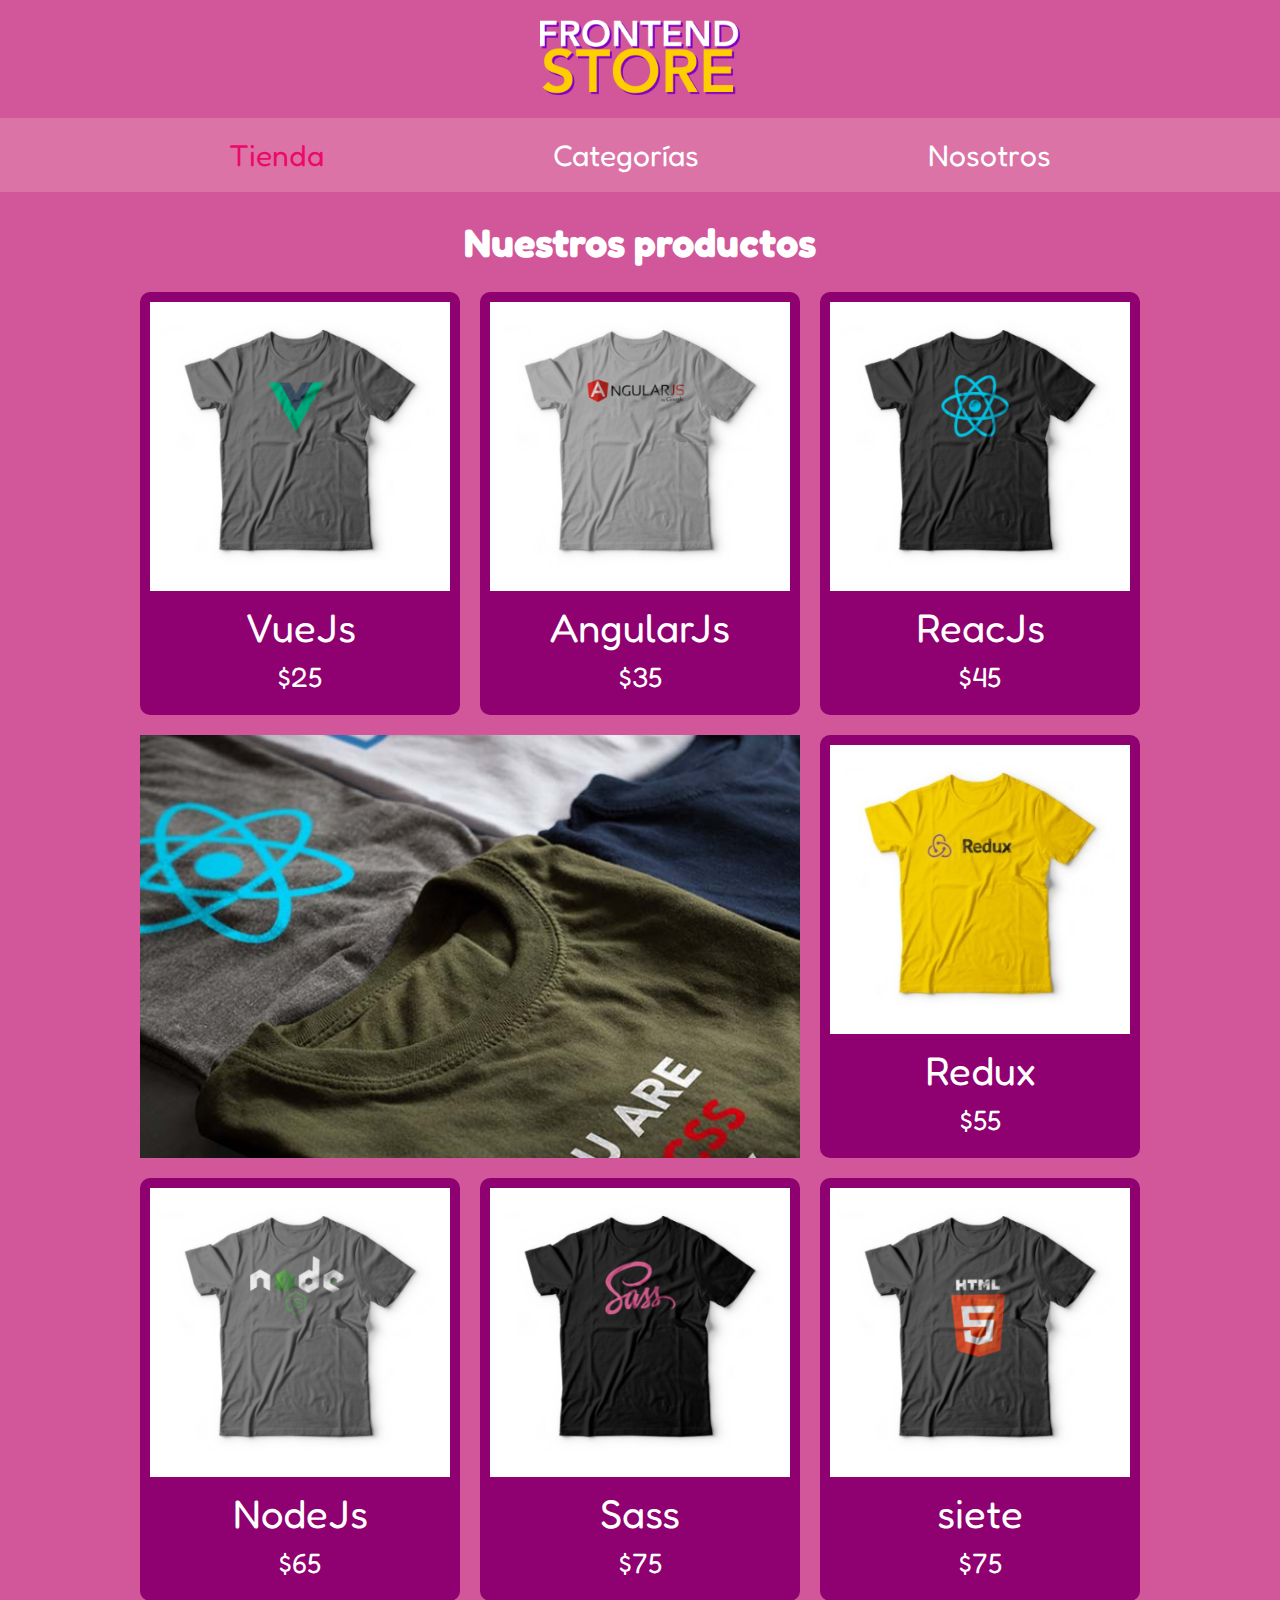
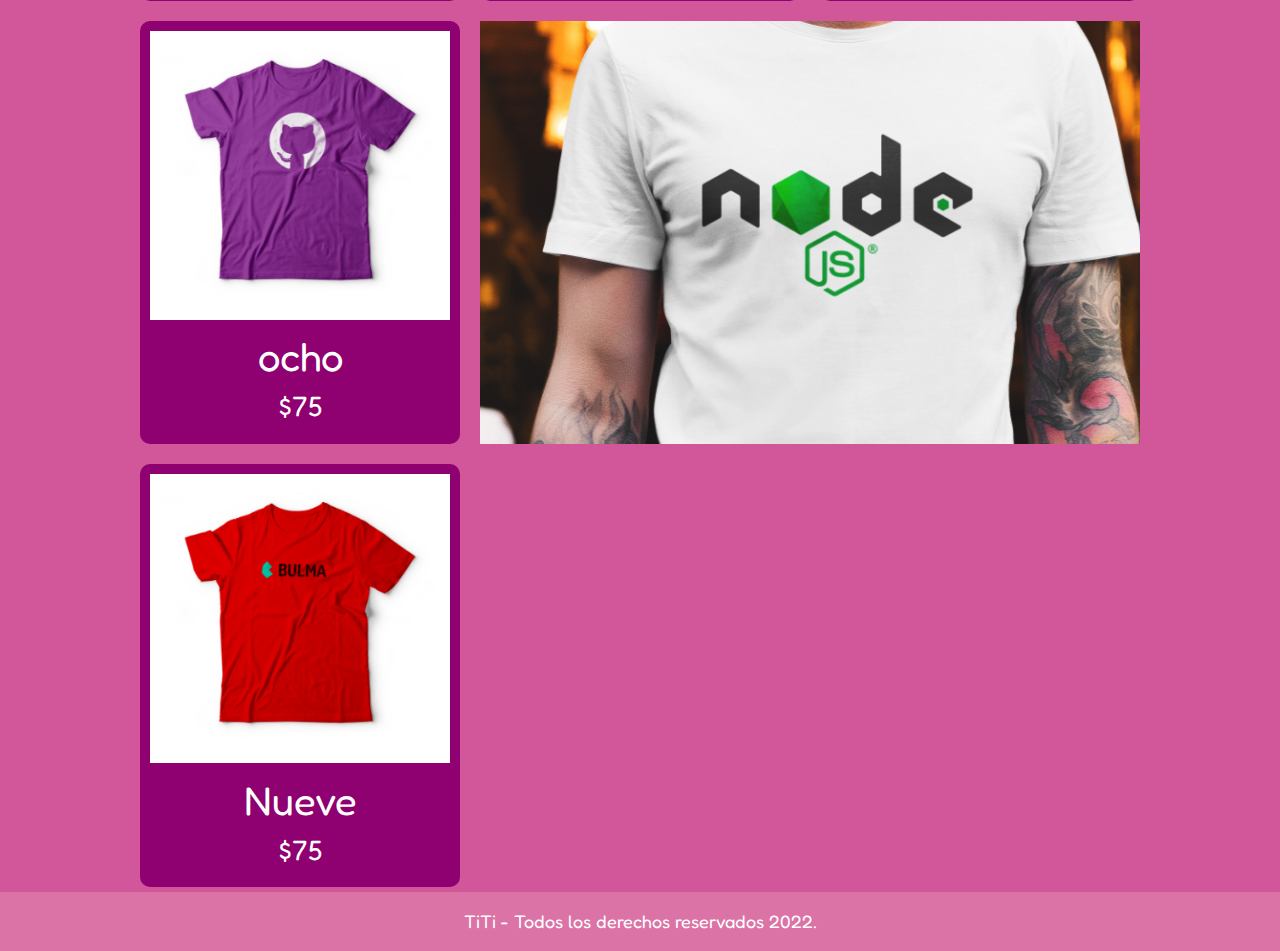
<file: index.html>
<!DOCTYPE html>
<html lang="en">
<head>
    <meta charset="UTF-8">
    <meta http-equiv="X-UA-Compatible" content="IE=edge">
    <meta name="viewport" content="width=device-width, initial-scale=1.0">
    <title>Delivery tienda</title>
    <link rel="preconnect" href="https://fonts.googleapis.com">
    <link rel="preconnect" href="https://fonts.gstatic.com" crossorigin>
    <link href="https://fonts.googleapis.com/css2?family=Anek+Devanagari:wght@600&family=Fredoka+One&display=swap" 
    rel="stylesheet">
    <link rel="stylesheet" href="normalize.css">
    <link rel="stylesheet" href="styles.css">
</head>
<body>

  <header class="header" >

    <a href="index.html">

      <img class="header__logo"  src="img/logo.png" alt="Logotipo" class="header__logo">
    </a>

  </header>
  <nav class="navegacion">
    <a class="navegacion__enlace navegacion__enlace--activo" href="index.html">Tienda</a> 
    <a class="navegacion__enlace" href="categorias.html">Categorías</a>
    <a class="navegacion__enlace" href="nosotros.html">Nosotros</a>
  </nav>

  <main class="contenedor">
    <h1>Nuestros productos</h1>

    <div class="grid">
      <div class="producto">
        <a href="producto.html">
          <img src="img/1.jpg" alt="imagen camisa" class="producto__imagen">
          <div class="producto__informacion">
            <p class="producto__nombre">VueJs</p>
            <p class="producto__precio">$25</p>
          </div>   
        </a>
      </div><!-- producto-->
      <div class="producto">
        <a href="producto.html">
          <img src="img/2.jpg" alt="imagen camisa" class="producto__imagen">
          <div class="producto__informacion">
            <p class="producto__nombre">AngularJs</p>
            <p class="producto__precio">$35</p>
          </div>   
        </a>
      </div><!-- producto-->
      <div class="producto">
        <a href="producto.html">
          <img src="img/3.jpg" alt="imagen camisa" class="producto__imagen">
          <div class="producto__informacion">
            <p class="producto__nombre">ReacJs</p>
            <p class="producto__precio">$45</p>
          </div>   
        </a>
      </div><!-- producto-->
      <div class="producto">
        <a href="producto.html">
          <img src="img/4.jpg" alt="imagen camisa" class="producto__imagen">
          <div class="producto__informacion">
            <p class="producto__nombre">Redux</p>
            <p class="producto__precio">$55</p>
          </div>   
        </a>
      </div><!-- producto-->
      <div class="producto">
        <a href="producto.html">
          <img src="img/5.jpg" alt="imagen camisa" class="producto__imagen">
          <div class="producto__informacion">
            <p class="producto__nombre">NodeJs</p>
            <p class="producto__precio">$65</p>
          </div>   
        </a>
      </div><!-- producto-->
      <div class="producto">
        <a href="producto.html">
          <img src="img/6.jpg" alt="imagen camisa" class="producto__imagen">
          <div class="producto__informacion">
            <p class="producto__nombre">Sass</p>
            <p class="producto__precio">$75</p>
          </div>   
        </a>
      </div><!-- producto-->
      <div class="producto">
        <a href="producto.html">
          <img src="img/7.jpg" alt="imagen camisa" class="producto__imagen">
          <div class="producto__informacion">
            <p class="producto__nombre">siete</p>
            <p class="producto__precio">$75</p>
          </div>   
        </a>
      </div><!-- producto-->
      <div class="producto">
        <a href="producto.html">
          <img src="img/8.jpg" alt="imagen camisa" class="producto__imagen">
          <div class="producto__informacion">
            <p class="producto__nombre">ocho</p>
            <p class="producto__precio">$75</p>
          </div>   
        </a>
      </div><!-- producto-->
      <div class="producto">
        <a href="producto.html">
          <img src="img/9.jpg" alt="imagen camisa" class="producto__imagen">
          <div class="producto__informacion">
            <p class="producto__nombre">Nueve</p>
            <p class="producto__precio">$75</p>
          </div>   
        </a>
      </div><!-- producto-->

      <div class="grafico grafico--camisas">

  
      </div>
      <div class="grafico grafico--node">
        
      </div>
    </div>
  </main>


<footer class="footer">
  <p class="footer__texto">TiTi - Todos los derechos reservados 2022.</p>

</footer>
</body>
</html>
</file>
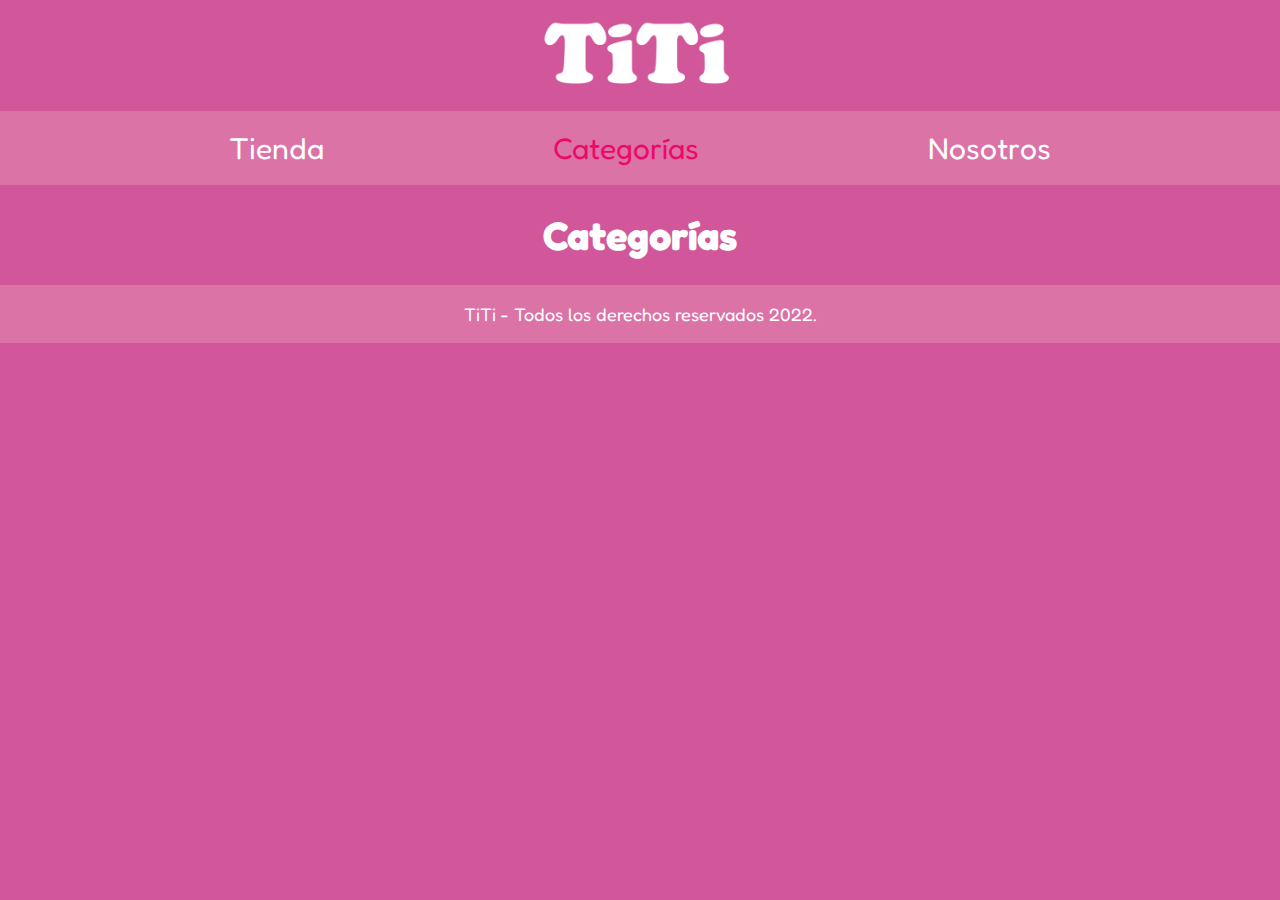
<file: categorias.html>
<!DOCTYPE html>
<html lang="en">
<head>
    <meta charset="UTF-8">
    <meta http-equiv="X-UA-Compatible" content="IE=edge">
    <meta name="viewport" content="width=device-width, initial-scale=1.0">
    <title>Delivery tienda</title>
    <link rel="preconnect" href="https://fonts.googleapis.com">
    <link rel="preconnect" href="https://fonts.gstatic.com" crossorigin>
    <link href="https://fonts.googleapis.com/css2?family=Anek+Devanagari:wght@600&family=Fredoka+One&display=swap" 
    rel="stylesheet">
    <link rel="stylesheet" href="normalize.css">
    <link rel="stylesheet" href="styles.css">
</head>
<body>

  <header class="header" >

    <a href="index.html">

      <img class="header__logo"  src="img/titi2.png" alt="Logotipo" class="header__logo">
    </a>

  </header>
  <nav class="navegacion">
    <a class="navegacion__enlace " href="index.html">Tienda</a> 
    <a class="navegacion__enlace navegacion__enlace--activo" href="categorias.html">Categorías</a>
    <a class="navegacion__enlace" href="nosotros.html">Nosotros</a>
  </nav>

  <main class="contenedor">
    <h1>Categorías </h1>
  
        </main>
    


<footer class="footer">
  <p class="footer__texto">TiTi - Todos los derechos reservados 2022.</p>

</footer>
</body>
</html>
</file>
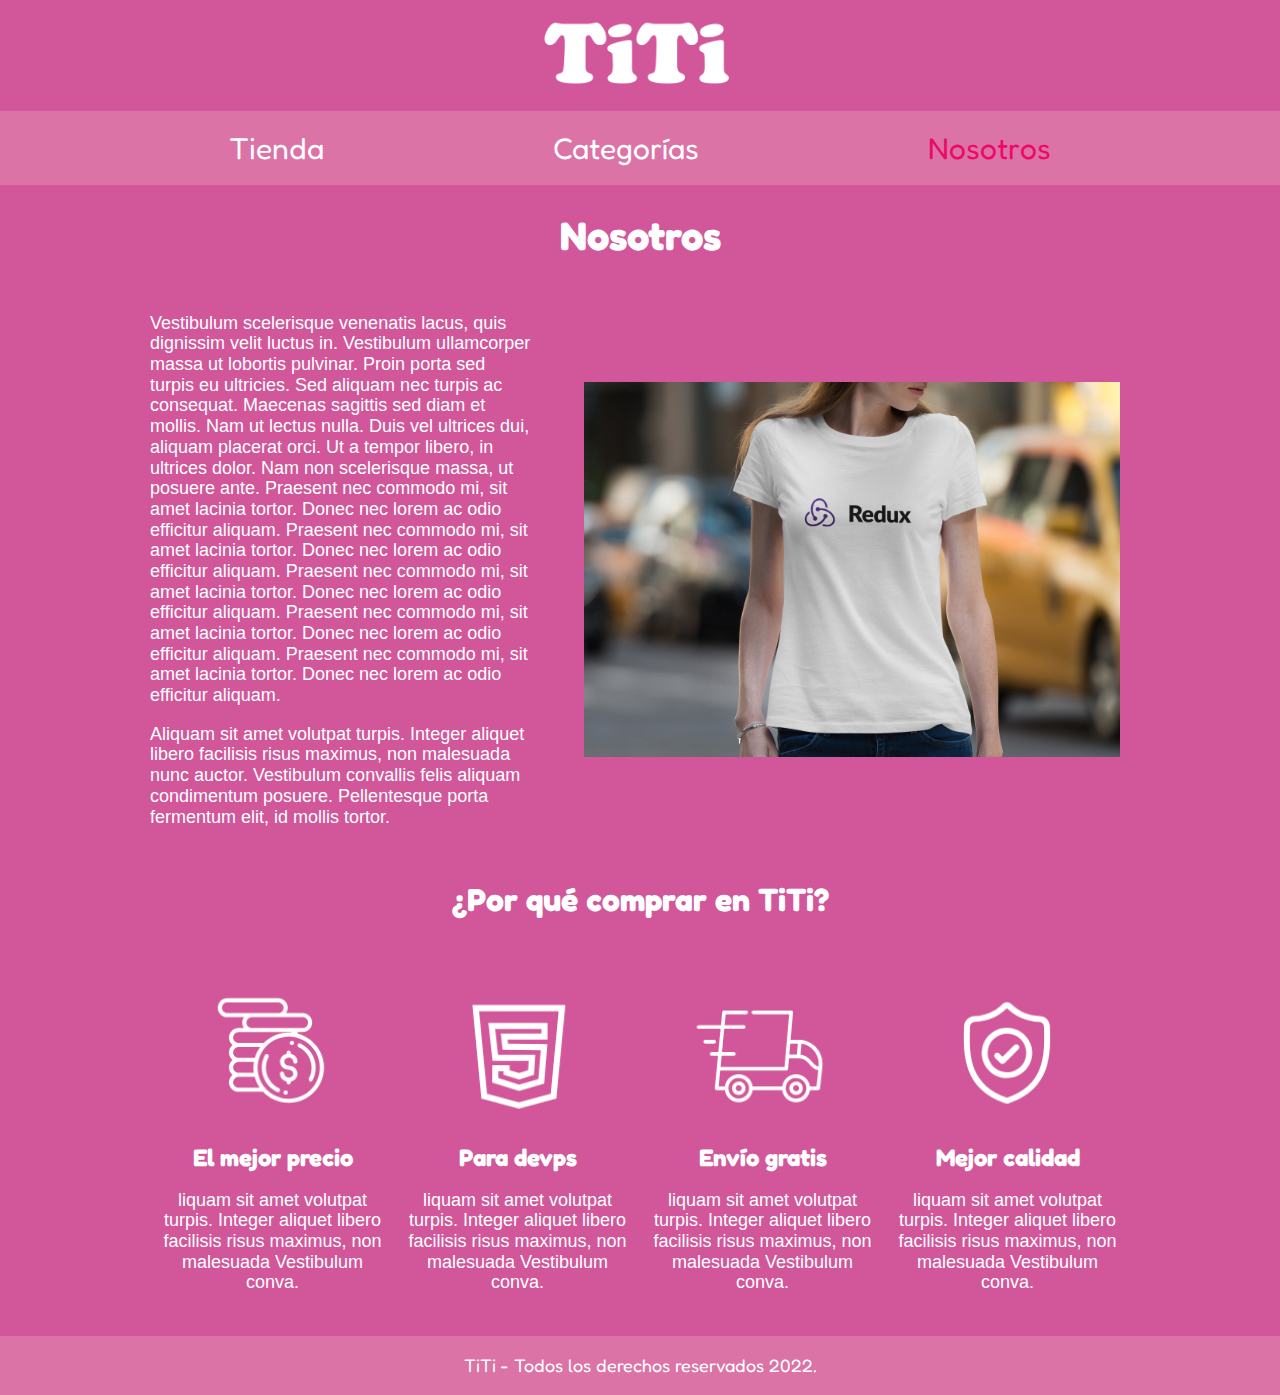
<file: nosotros.html>
<!DOCTYPE html>
<html lang="en">
<head>
    <meta charset="UTF-8">
    <meta http-equiv="X-UA-Compatible" content="IE=edge">
    <meta name="viewport" content="width=device-width, initial-scale=1.0">
    <title>Delivery tienda</title>
    <link rel="preconnect" href="https://fonts.googleapis.com">
    <link rel="preconnect" href="https://fonts.gstatic.com" crossorigin>
    <link href="https://fonts.googleapis.com/css2?family=Anek+Devanagari:wght@600&family=Fredoka+One&display=swap" 
    rel="stylesheet">
    <link rel="stylesheet" href="normalize.css">
    <link rel="stylesheet" href="styles.css">
</head>
<body>

  <header class="header" >

    <a href="index.html">

      <img class="header__logo"  src="img/titi2.png" alt="Logotipo" class="header__logo">
    </a>

  </header>
  <nav class="navegacion">
    <a class="navegacion__enlace " href="index.html">Tienda</a> 
    <a class="navegacion__enlace" href="categorias.html">Categorías</a>
    <a class="navegacion__enlace navegacion__enlace--activo" href="nosotros.html">Nosotros</a>
  </nav>

  <main class="contenedor">
    <h1>Nosotros </h1>
     <div class="nosotros">
        <div class="nosotros__contenido">
            <p>    Vestibulum scelerisque venenatis lacus, quis dignissim velit luctus in. Vestibulum ullamcorper massa ut lobortis pulvinar. Proin porta sed turpis eu ultricies. Sed aliquam nec turpis ac consequat.
                Maecenas sagittis sed diam et mollis. Nam ut lectus nulla. Duis vel ultrices dui, aliquam placerat orci. Ut a tempor libero, in ultrices dolor. Nam non scelerisque massa, ut posuere ante.
                Praesent nec commodo mi, sit amet lacinia tortor. Donec nec lorem ac odio efficitur aliquam.
                Praesent nec commodo mi, sit amet lacinia tortor. Donec nec lorem ac odio efficitur aliquam.
                Praesent nec commodo mi, sit amet lacinia tortor. Donec nec lorem ac odio efficitur aliquam.
                Praesent nec commodo mi, sit amet lacinia tortor. Donec nec lorem ac odio efficitur aliquam.
                Praesent nec commodo mi, sit amet lacinia tortor. Donec nec lorem ac odio efficitur aliquam.
               
               </p>
            <p>
                Aliquam sit amet volutpat turpis. Integer aliquet libero facilisis risus maximus, non malesuada nunc auctor. 
                Vestibulum convallis felis aliquam condimentum posuere.
                 Pellentesque porta fermentum elit, id mollis tortor.   </p>
           

        </div>
        <img class="nosotros__img" src="img/nosotros.jpg" alt="imagen nosotros">

        </img>

     </div>

 
    </main>

    <section class="contenedor comprar">
      <h2 class="comprar__titulo">¿Por qué comprar en TiTi?</h2>
        <div class="bloques">
            <div class="bloque">
              <img class="bloque__img" src="img/icono_1.png" alt="icono">
              <h3 class="bloque__titulo"> El mejor precio</h3>
              <p>liquam sit amet volutpat turpis. Integer 
                aliquet libero facilisis risus maximus, non malesuada 
                Vestibulum conva.</p>

          </div> <!-- icono -->
          <div class="bloque">
              <img class="bloque__img" src="img/icono_2.png" alt="icono">
              <h3 class="bloque__titulo"> Para devps</h3>
              <p>liquam sit amet volutpat turpis. Integer 
                aliquet libero facilisis risus maximus, non malesuada 
                Vestibulum conva.</p>

          </div> <!-- icono -->
          <div class="bloque">
              <img class="bloque__img" src="img/icono_3.png" alt="icono">
              <h3 class="bloque__titulo"> Envío gratis</h3>
              <p>liquam sit amet volutpat turpis. Integer 
                aliquet libero facilisis risus maximus, non malesuada 
                Vestibulum conva.</p>

          </div> <!-- icono -->
          <div class="bloque">
            <img class="bloque__img" src="img/icono_4.png" alt="icono">
            <h3 class="bloque__titulo"> Mejor calidad</h3>
            <p>liquam sit amet volutpat turpis. Integer 
              aliquet libero facilisis risus maximus, non malesuada 
              Vestibulum conva.</p>

        </div> <!-- icono -->
        </div>
    </section>


<footer class="footer">
  <p class="footer__texto">TiTi - Todos los derechos reservados 2022.</p>

</footer>
</body>
</html>
</file>
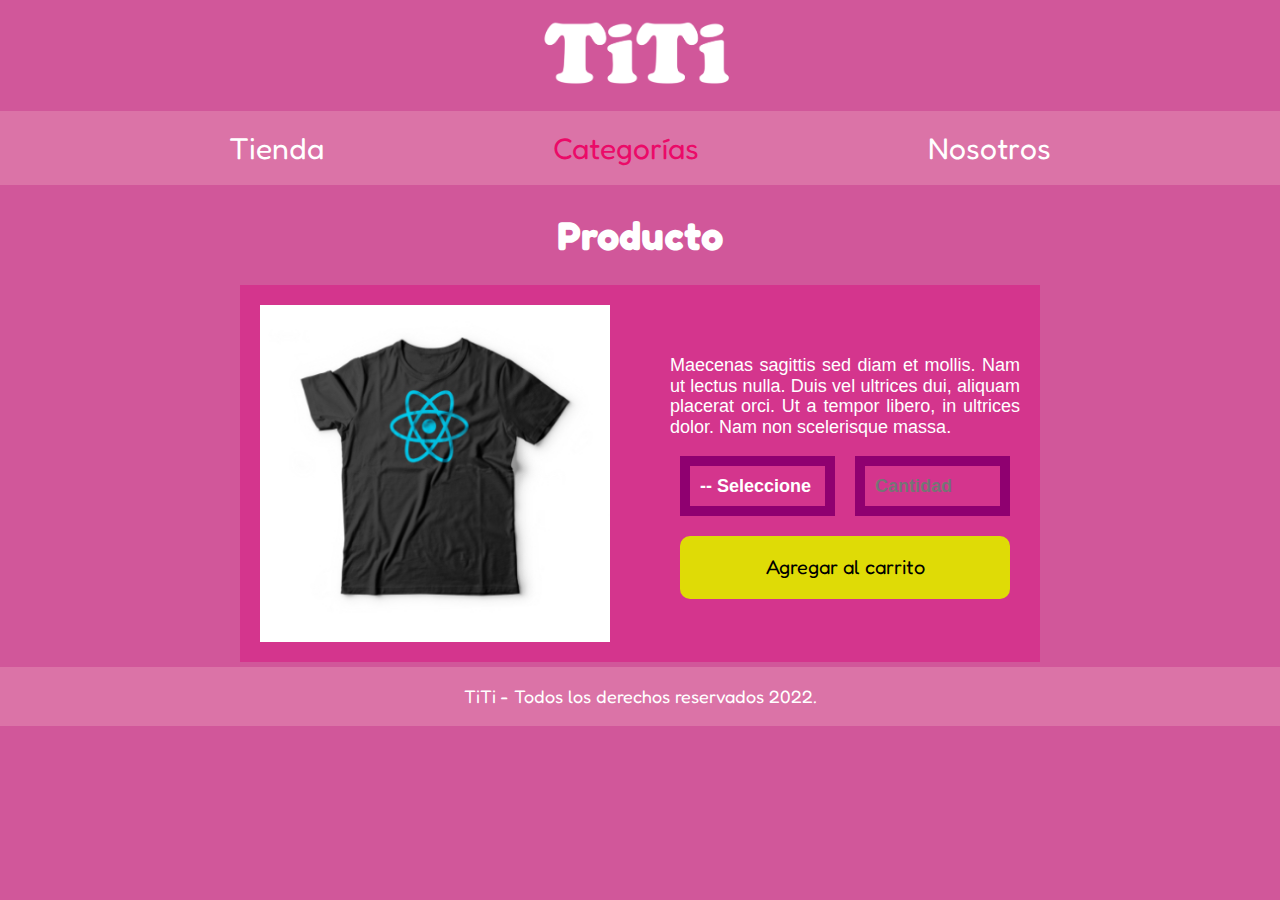
<file: producto.html>
<!DOCTYPE html>
<html lang="en">
<head>
    <meta charset="UTF-8">
    <meta http-equiv="X-UA-Compatible" content="IE=edge">
    <meta name="viewport" content="width=device-width, initial-scale=1.0">
    <title>Delivery tienda</title>
    <link rel="preconnect" href="https://fonts.googleapis.com">
    <link rel="preconnect" href="https://fonts.gstatic.com" crossorigin>
    <link href="https://fonts.googleapis.com/css2?family=Anek+Devanagari:wght@600&family=Fredoka+One&display=swap" 
    rel="stylesheet">
    <link rel="stylesheet" href="normalize.css">
    <link rel="stylesheet" href="styles.css">
</head>
<body>

  <header class="header" >

    <a href="index.html">

      <img class="header__logo"  src="img/titi2.png" alt="Logotipo" class="header__logo">
    </a>

  </header>
  <nav class="navegacion">
    <a class="navegacion__enlace " href="index.html">Tienda</a> 
    <a class="navegacion__enlace navegacion__enlace--activo" href="categorias.html">Categorías</a>
    <a class="navegacion__enlace" href="nosotros.html">Nosotros</a>
  </nav>

  <main class="contenedordos">
        <h1> Producto </h1>
    <div class="camisa">
        <img class="camisa__imagen" src="img/3.jpg" alt="camisa">
        <div class="camisa__contenido">
            <p>Maecenas sagittis sed diam et mollis. Nam ut lectus 
                nulla. Duis vel ultrices dui, aliquam placerat orci. Ut
                a tempor libero, in ultrices dolor. Nam non scelerisque
                massa.
                </p>
                <form class="formulario">
                    <select class="formulario__campo">
                        <option disabled selected> -- Seleccione talla --</option>
                        <option >Chica</option>
                        <option >Mediana</option>
                        <option >Grande</option>
        
                    </select>
        
                    <input class="formulario__campo" type="number" placeholder="Cantidad" min="1">
                    <input class="formulario__sumit"type="submit" value="Agregar al carrito">
                </form>
        </div>

       
    </div>
  </main>

    


<footer class="footer">
  <p class="footer__texto">TiTi - Todos los derechos reservados 2022.</p>

</footer>
</body>
</html>
</file>
<file: styles.css>
:root{

--coloruno:#d1579a;
--colorcinco:#d4358d;
--colordos:#8f0070;
--colortres:#db73a7;
--colorcuatro:#eb0a68;
--fuentetitulos: 'Fredoka One', cursive;

}
html {
    box-sizing: border-box;
    font-size: 62.5%;
  }
  *, *:before, *:after {
    box-sizing: inherit;
  }

  /*Globales*/
body {
    background-color: var(--coloruno);
  }

p{
  font-size: 1.8rem;
  font-family: Arial, Helvetica, sans-serif;
  color: white;
  
}

img{
  width: 100%;
}

a {
    text-decoration: none;
  }

  .contenedor{
    max-width: 100rem;
    margin: 0 auto;
  }
  .contenedordos{
    max-width: 80rem;
    margin: 0 auto;
  }
  h1,h2,h3{
    text-align: center;
    color: white;
    font-family: var(--fuentetitulos);
  }

  h1{
    font-size:4rem;
  }
  h2{
    font-size:3.2rem;
  }
  h3{
    font-size:2.4rem;
  }
  
  .header{
    display:flex;
    justify-content: center;

  }
  .header__logo{
   margin: 2rem 0;
width: 20rem;
  }
  /* Footer */

  .footer{
    background-color: var(--colortres);
    padding: 0.1rem 0;
    margin-top: 0.5rem;
  }
  .footer__texto{
    font-family: var(--fuentetitulos);
    text-align: center;
   
 
  }

  .navegacion{
    background-color: var(--colortres);
    padding: 2rem;
    display: flex;
    flex-direction: column;
   
    
    gap: 2rem;
    align-items: center;
    justify-content: center;
  }

  @media (min-width : 480px ){
    .navegacion{ 
      flex-direction: row;
      justify-content: space-evenly;
      
    }
  
      
  }

  .navegacion__enlace{
    font-family: var(--fuentetitulos);
    color: white;
    font-size: 3rem;

  }

 .navegacion__enlace--activo, .navegacion__enlace:hover{
  color: var(--colorcuatro) ;
 }

.grid{
  display: grid;
  grid-template-columns: repeat(2,1fr);
  grid-template-rows: auto;
  gap: 2rem; 
  
}
@media (min-width : 768px){
    .grid{
      grid-template-columns: repeat(3,1fr);
    }
}

.producto{
  border-radius: 1rem;
background-color: var(--colordos);
padding: 1rem;

}



.producto__nombre{
font-size: 4rem;
}
.producto__precio{
  font-size: 2.8rem;

}
.producto__precio, .producto__nombre{
  font-family: var(--fuentetitulos);
  margin: 1rem 0;
  text-align: center;
  line-height: 1.2;
}

/* graficos*/

.grafico{
 min-height: 30rem;
 background-repeat: no-repeat;
 background-size: cover;
 grid-column: 1 / 3;

}
.grafico--camisas{
  grid-row: 2 / 4;
  background-image: url(../img/grafico1.jpg);
}

.grafico--node{
  background-image: url(../img/grafico2.jpg);
  grid-row: 7/ 8;
}
@media (min-width : 768px){
  .grafico--node{
    grid-row: 4 / 5;
    grid-column: 2/ 4;
  }
  .grafico--camisas{
    grid-row: 2 / 3;
    grid-column: 1 / 3;
  }
   
}

.nosotros{
  display: grid;
  grid-template-rows: repeat(1,1fr);

 
}
@media (min-width : 768px){
  .nosotros{
    display: grid;
    grid-template-columns: repeat(1,1fr);
    column-gap: 2rem;
    }
}

    

.nosotros__contenido{

padding: 1rem;
margin: 1 auto;
}
.nosotros__img{
   grid-row: 1/2;
   padding: 2rem;
 
   margin: auto auto;
}
@media (min-width : 1000px){
    .nosotros__img{

      grid-column: 2 / 3;
    }
}



/*bloques*/

.bloques{
  display: grid;
  grid-template-columns: repeat(2,1fr);
  gap: 2rem;
  padding: 2rem;

}

@media (min-width : 768px){
  .bloques{
    grid-template-columns: repeat(4,1fr);
   
  }
}

.bloque {
  text-align: center;
}

.bloque__titulo{
  margin: 0 ;
}

.camisa{
  display: grid;
  background-color: var(--colorcinco);
}
@media (min-width : 768px){
  .camisa{
    
    grid-template-columns: repeat(2,1fr);
    column-gap: 2rem;
  }
    
}

.camisa__contenido{
  padding: 2rem;
 text-align: justify;
  margin: auto;
}

.camisa__imagen{
  padding: 2rem;
 
  margin: auto;
}

.formulario{
  display: grid;
  grid-template-columns: repeat(2,1fr);
  gap: 2rem;
margin: 1rem;

}
.formulario__campo{

font-family: Arial, Helvetica, sans-serif;
font-size: 1.8rem;
font-weight: bold;
border: 1rem solid var(--colordos);
background-color: transparent;
color: white;
padding: 1rem;
width: 100%;

appearance: none;
}

.formulario__sumit{
background-color: rgb(223, 219, 6);
  font-family: var(--fuentetitulos);
  font-size: 2rem;
  border: none;
  padding: 2rem;
border-radius: 1rem;
  transition: background-color .3s ease  ;
  grid-column: 1 / 3;
}
.formulario__sumit:hover{
  background-color: rgb(95, 94, 6);
  cursor: pointer;
    
    
  }
</file>
